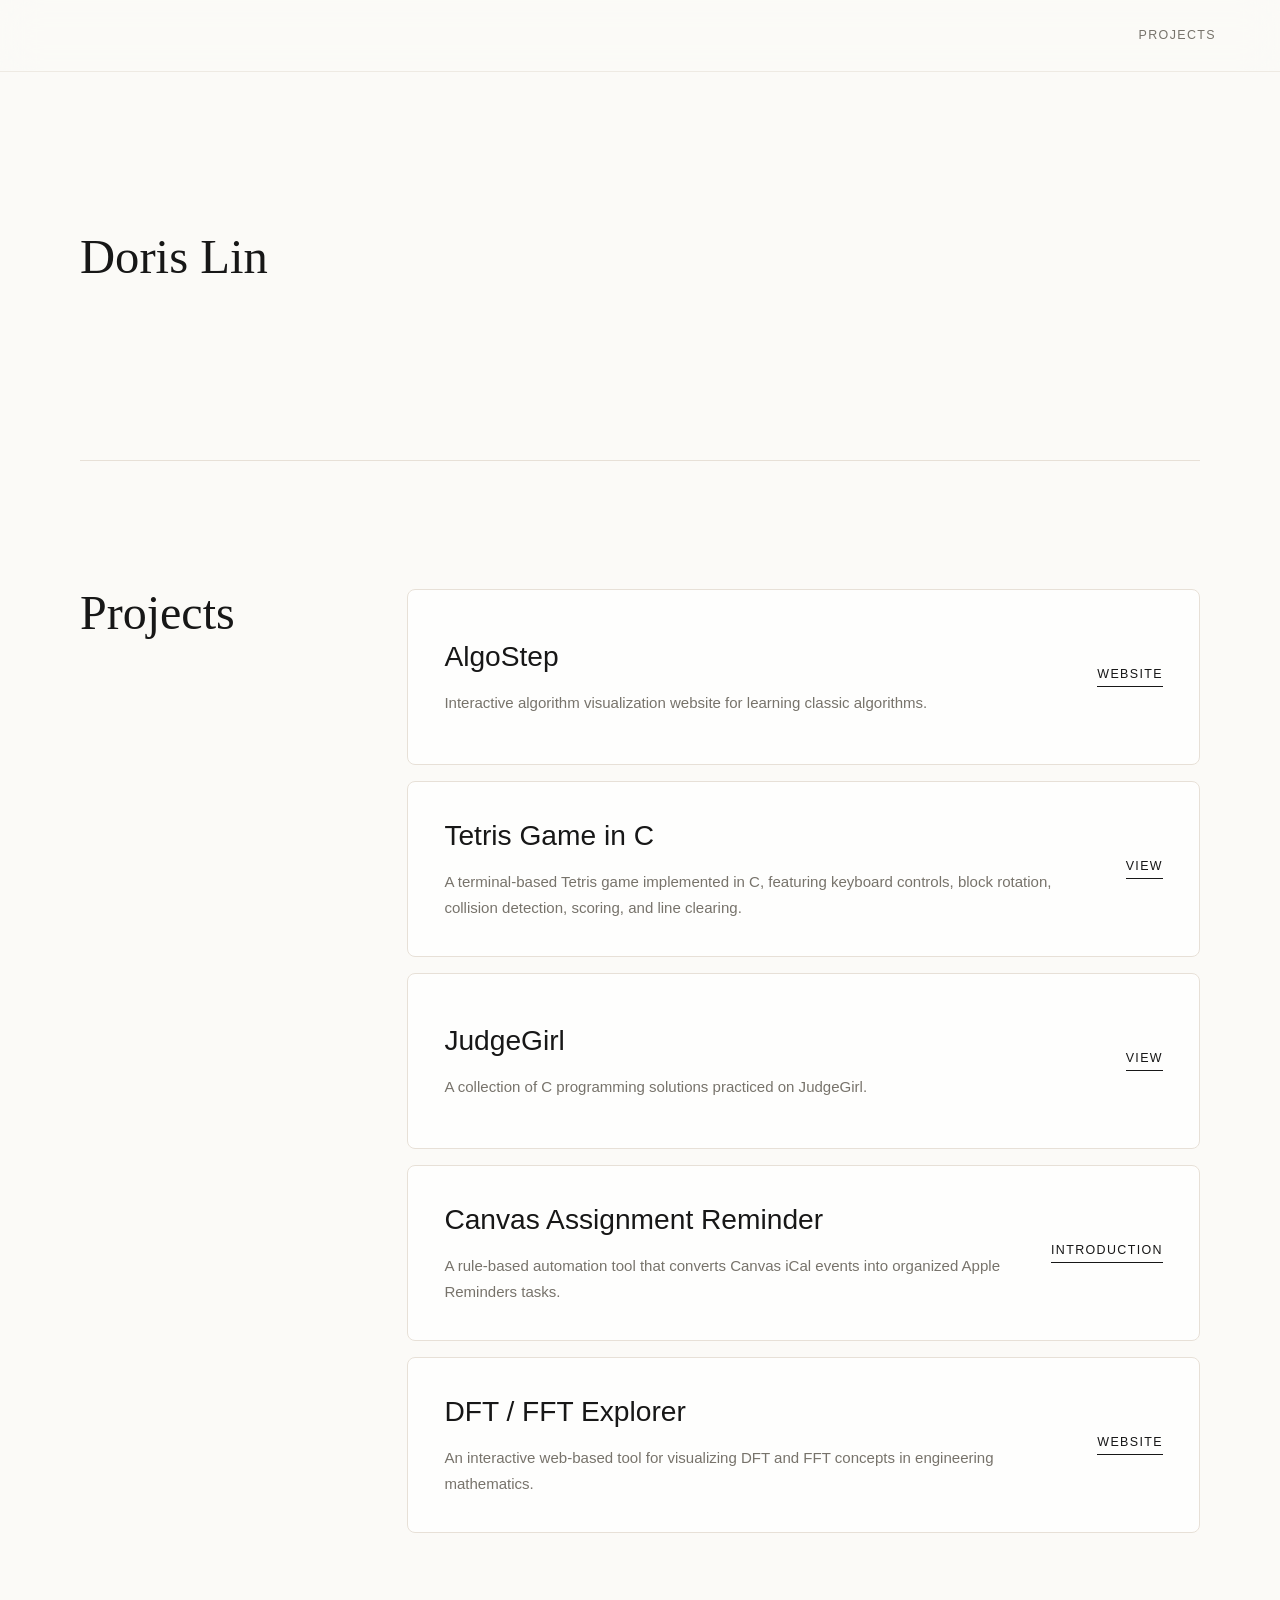
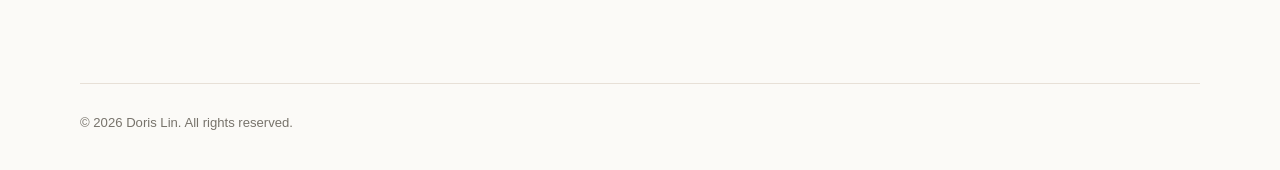
<file: index.html>
<!DOCTYPE html>
<html lang="en">
<head>
  <meta charset="UTF-8">
  <meta name="viewport" content="width=device-width, initial-scale=1.0">
  <meta name="description" content="Doris Lin - Personal portfolio and programming projects">
  <title>Doris Lin | Portfolio</title>
  <link rel="stylesheet" href="./style.css">
</head>
<body>
  <!-- Header / Navigation -->
  <header class="site-header" data-header>
    <nav class="site-nav" aria-label="Primary navigation">
      <a href="#projects">Projects</a>
    </nav>
  </header>

  <main id="top">
    <!-- Hero Section -->
    <section class="hero section" aria-label="Doris Lin">
      <h1 class="hero-title reveal-hero">Doris Lin</h1>
    </section>

    <!-- Projects Section -->
    <section id="projects" class="section projects-section reveal">
      <div class="section-heading">
        <h2>Projects</h2>
      </div>

      <div class="projects-grid">
        <article class="project-card reveal-card">
          <div class="project-content">
            <h3>AlgoStep</h3>
            <p class="project-description">Interactive algorithm visualization website for learning classic algorithms.</p>
          </div>
          <a class="project-link" href="https://algostep.vercel.app/" target="_blank" rel="noopener noreferrer" aria-label="View AlgoStep">Website</a>
        </article>
        
        <article class="project-card reveal-card">
          <div class="project-content">
            <h3>Tetris Game in C</h3>
            <p class="project-description">A terminal-based Tetris game implemented in C, featuring keyboard controls, block rotation, collision detection, scoring, and line clearing.</p>
          </div>
          <a class="project-link" href="/projects/tetris.html" aria-label="View Tetris Game in C">View</a>
        </article>

        <article class="project-card reveal-card">
          <div class="project-content">
            <h3>JudgeGirl</h3>
            <p class="project-description">A collection of C programming solutions practiced on JudgeGirl.</p>
          </div>
          <a class="project-link" href="projects/judgegirl.html" aria-label="View JudgeGirl">View</a>
        </article>

        <article class="project-card reveal-card">
          <div class="project-content">
            <h3>Canvas Assignment Reminder</h3>
            <p class="project-description">A rule-based automation tool that converts Canvas iCal events into organized Apple Reminders tasks.</p>
          </div>
          <a class="project-link" href="projects/canvas-reminder.html" aria-label="View Canvas Assignment Reminder introduction">Introduction</a>
        </article>

        <article class="project-card reveal-card">
          <div class="project-content">
            <h3>DFT / FFT Explorer</h3>
            <p class="project-description">An interactive web-based tool for visualizing DFT and FFT concepts in engineering mathematics.</p>
          </div>
          <a class="project-link" href="https://dft-fft-explorer.vercel.app/" target="_blank" rel="noopener noreferrer" aria-label="View DFT FFT Explorer">Website</a>
        </article>
      </div>
    </section>
  </main>

  <!-- Footer -->
  <footer class="site-footer">
    <p>&copy; <span data-year></span> Doris Lin. All rights reserved.</p>
  </footer>

  <script src="./script.js"></script>
</body>
</html>
</file>
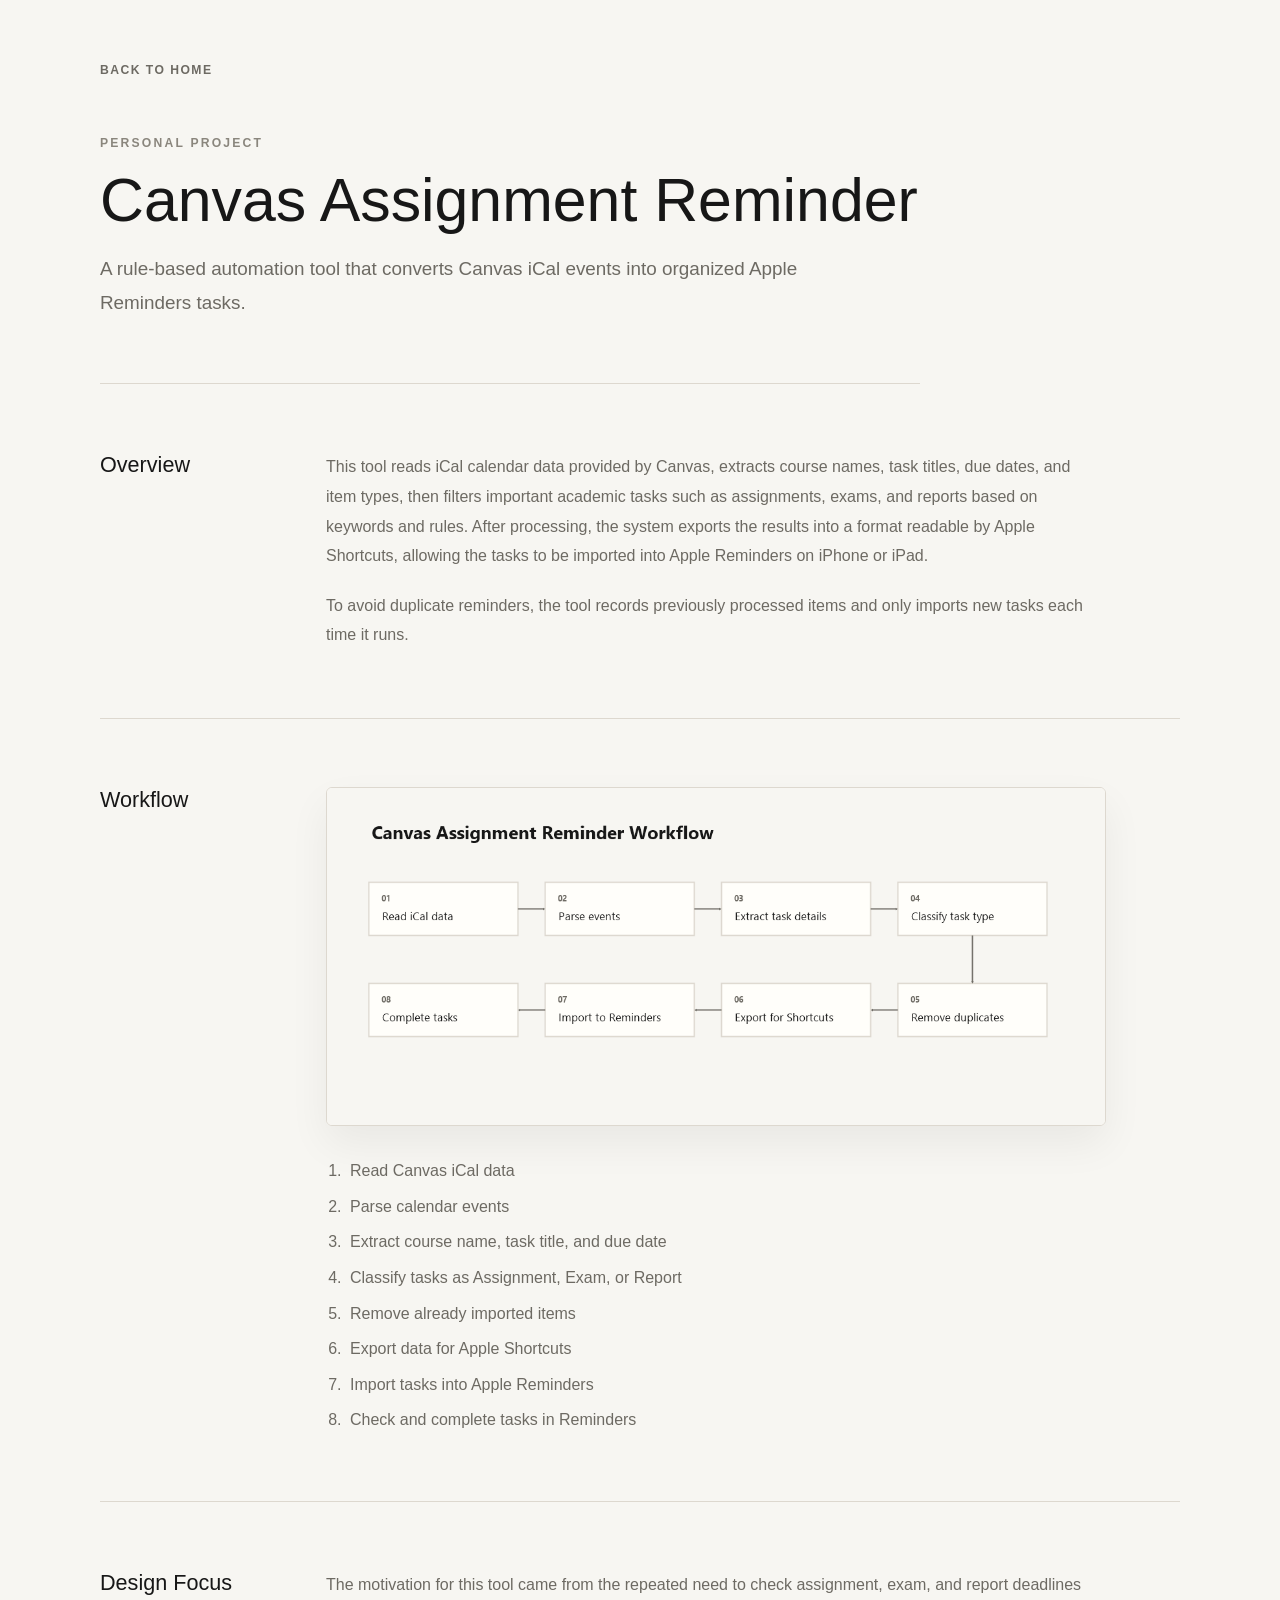
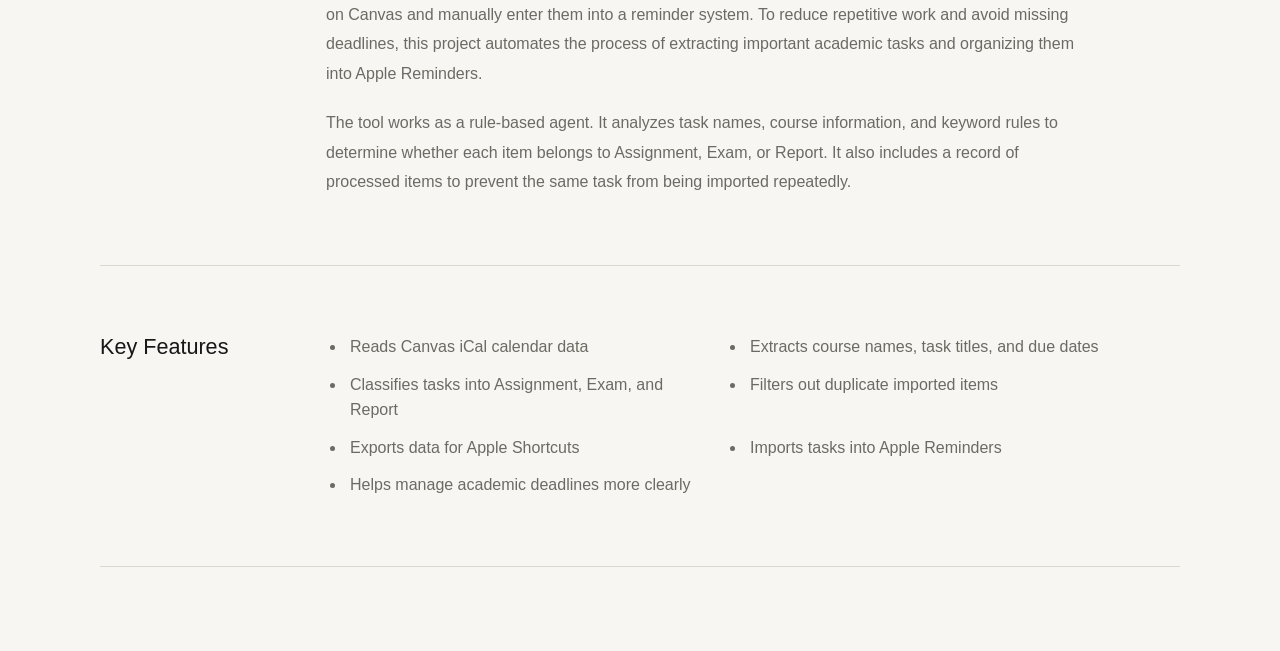
<file: projects/canvas-reminder.html>
<!DOCTYPE html>
<html lang="en">
<head>
  <meta charset="UTF-8">
  <meta name="viewport" content="width=device-width, initial-scale=1.0">
  <title>Canvas Assignment Reminder</title>
  <link rel="stylesheet" href="canvas-reminder.css">
</head>
<body>
  <main class="project-page">
    <!-- Top Navigation -->
    <a class="top-link" href="../index.html">Back to Home</a>

    <!-- Project Header -->
    <header class="project-hero">
      <p class="eyebrow">Personal Project</p>
      <h1>Canvas Assignment Reminder</h1>
      <p class="project-subtitle">A rule-based automation tool that converts Canvas iCal events into organized Apple Reminders tasks.</p>
    </header>

    <div class="content-stack">
      <!-- Overview Section -->
      <section class="section" aria-labelledby="overview">
        <h2 id="overview">Overview</h2>
        <div class="section-content">
          <p>This tool reads iCal calendar data provided by Canvas, extracts course names, task titles, due dates, and item types, then filters important academic tasks such as assignments, exams, and reports based on keywords and rules. After processing, the system exports the results into a format readable by Apple Shortcuts, allowing the tasks to be imported into Apple Reminders on iPhone or iPad.</p>
          <p>To avoid duplicate reminders, the tool records previously processed items and only imports new tasks each time it runs.</p>
        </div>
      </section>

      <!-- Workflow Section -->
      <section class="section" aria-labelledby="workflow">
        <h2 id="workflow">Workflow</h2>
        <div class="section-content">
          <figure class="image-frame">
            <img src="images/canvas-flow.png" alt="Canvas Assignment Reminder workflow" class="project-image">
          </figure>
          <ol class="workflow-list">
            <li>Read Canvas iCal data</li>
            <li>Parse calendar events</li>
            <li>Extract course name, task title, and due date</li>
            <li>Classify tasks as Assignment, Exam, or Report</li>
            <li>Remove already imported items</li>
            <li>Export data for Apple Shortcuts</li>
            <li>Import tasks into Apple Reminders</li>
            <li>Check and complete tasks in Reminders</li>
          </ol>
        </div>
      </section>

      <!-- Design Focus Section -->
      <section class="section" aria-labelledby="design-focus">
        <h2 id="design-focus">Design Focus</h2>
        <div class="section-content">
          <p>The motivation for this tool came from the repeated need to check assignment, exam, and report deadlines on Canvas and manually enter them into a reminder system. To reduce repetitive work and avoid missing deadlines, this project automates the process of extracting important academic tasks and organizing them into Apple Reminders.</p>
          <p>The tool works as a rule-based agent. It analyzes task names, course information, and keyword rules to determine whether each item belongs to Assignment, Exam, or Report. It also includes a record of processed items to prevent the same task from being imported repeatedly.</p>
        </div>
      </section>

      <!-- Key Features Section -->
      <section class="section" aria-labelledby="key-features">
        <h2 id="key-features">Key Features</h2>
        <ul class="feature-list">
          <li>Reads Canvas iCal calendar data</li>
          <li>Extracts course names, task titles, and due dates</li>
          <li>Classifies tasks into Assignment, Exam, and Report</li>
          <li>Filters out duplicate imported items</li>
          <li>Exports data for Apple Shortcuts</li>
          <li>Imports tasks into Apple Reminders</li>
          <li>Helps manage academic deadlines more clearly</li>
        </ul>
      </section>

    </div>
  </main>
</body>
</html>
</file>
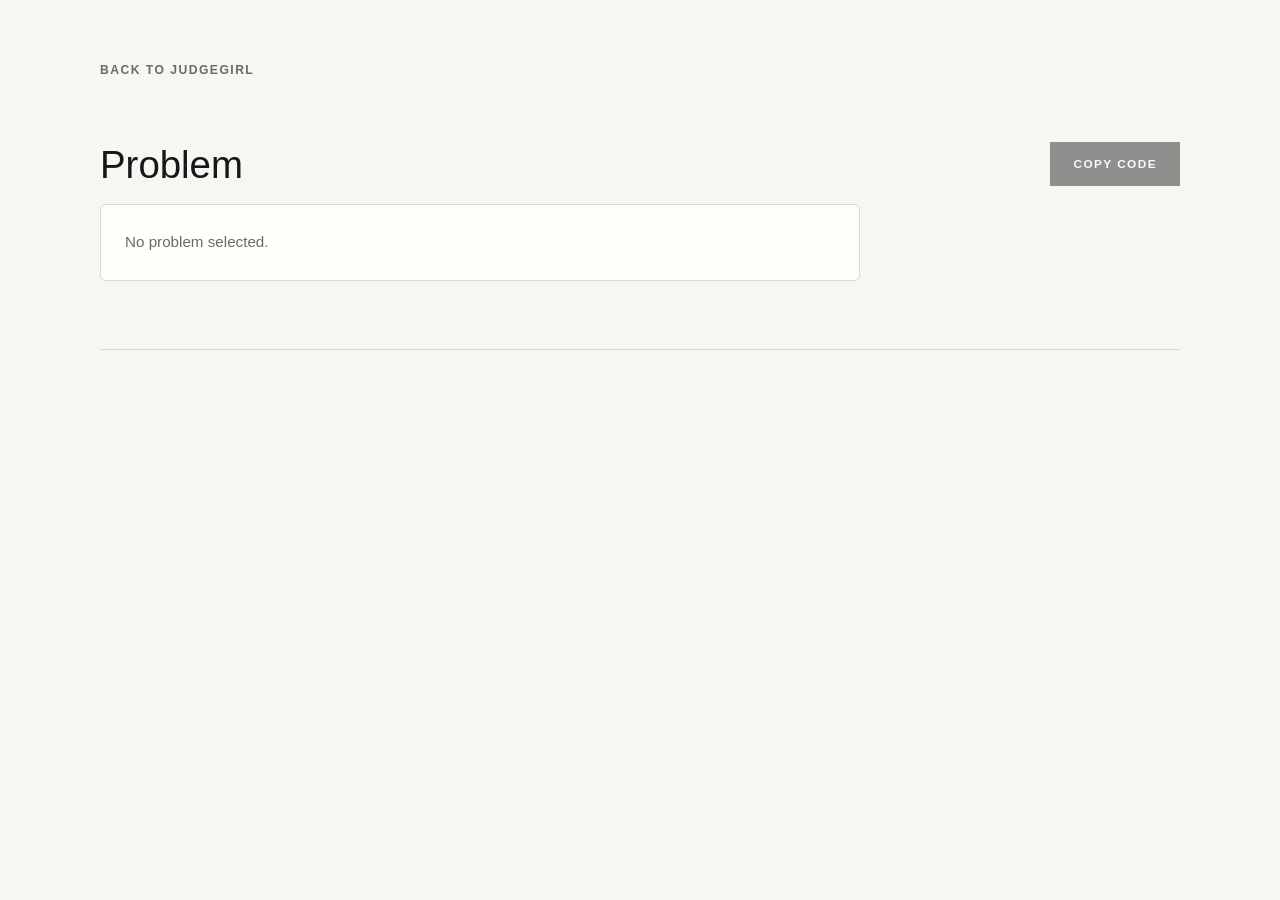
<file: projects/judgegirl-code.html>
<!DOCTYPE html>
<html lang="en">
<head>
  <meta charset="UTF-8">
  <meta name="viewport" content="width=device-width, initial-scale=1.0">
  <title>JudgeGirl Code Viewer</title>
  <link rel="stylesheet" href="judgegirl.css">
</head>
<body>
  <main class="project-page code-page">
    <!-- Top Navigation -->
    <a class="top-link" href="judgegirl.html">Back to JudgeGirl</a>

    <!-- Code Viewer -->
    <section class="code-viewer" aria-labelledby="source-code-title">
      <div class="code-toolbar">
        <h1 id="source-code-title">Problem</h1>
        <button class="button copy-button" type="button" id="copy-code">Copy Code</button>
      </div>
      <pre class="source-block" id="source-panel"><code id="source-code">Loading solution file...</code></pre>
    </section>
  </main>

  <script>
    const sourceTitle = document.getElementById("source-code-title");
    const sourceCode = document.getElementById("source-code");
    const sourcePanel = document.getElementById("source-panel");
    const copyButton = document.getElementById("copy-code");
    const params = new URLSearchParams(window.location.search);
    const problem = params.get("problem");
    let loadedCode = "";

    function showError(message) {
      loadedCode = "";
      sourcePanel.classList.add("is-error");
      sourceCode.textContent = message;
      copyButton.disabled = true;
    }

    async function loadSolutionCode() {
      if (!problem || !/^\d+$/.test(problem)) {
        sourceTitle.textContent = "Problem";
        showError("No problem selected.");
        return;
      }

      sourceTitle.textContent = `Problem ${problem}`;
      document.title = `Problem ${problem} | JudgeGirl`;

      try {
        const response = await fetch(`judgegirl/${problem}.c`);

        if (!response.ok) {
          throw new Error("Solution file not found.");
        }

        loadedCode = await response.text();
        sourcePanel.classList.remove("is-error");
        sourceCode.textContent = loadedCode;
      } catch (error) {
        if (window.location.protocol === "file:") {
          showError("Please view this page through GitHub Pages or a local server.");
          return;
        }

        showError("Unable to load this solution file.");
      }
    }

    async function copyCode() {
      if (!loadedCode) {
        return;
      }

      try {
        await navigator.clipboard.writeText(loadedCode);
        copyButton.textContent = "Copied";
        setTimeout(() => {
          copyButton.textContent = "Copy Code";
        }, 1500);
      } catch (error) {
        copyButton.textContent = "Copy Failed";
        setTimeout(() => {
          copyButton.textContent = "Copy Code";
        }, 1500);
      }
    }

    copyButton.addEventListener("click", copyCode);
    loadSolutionCode();
  </script>
</body>
</html>
</file>
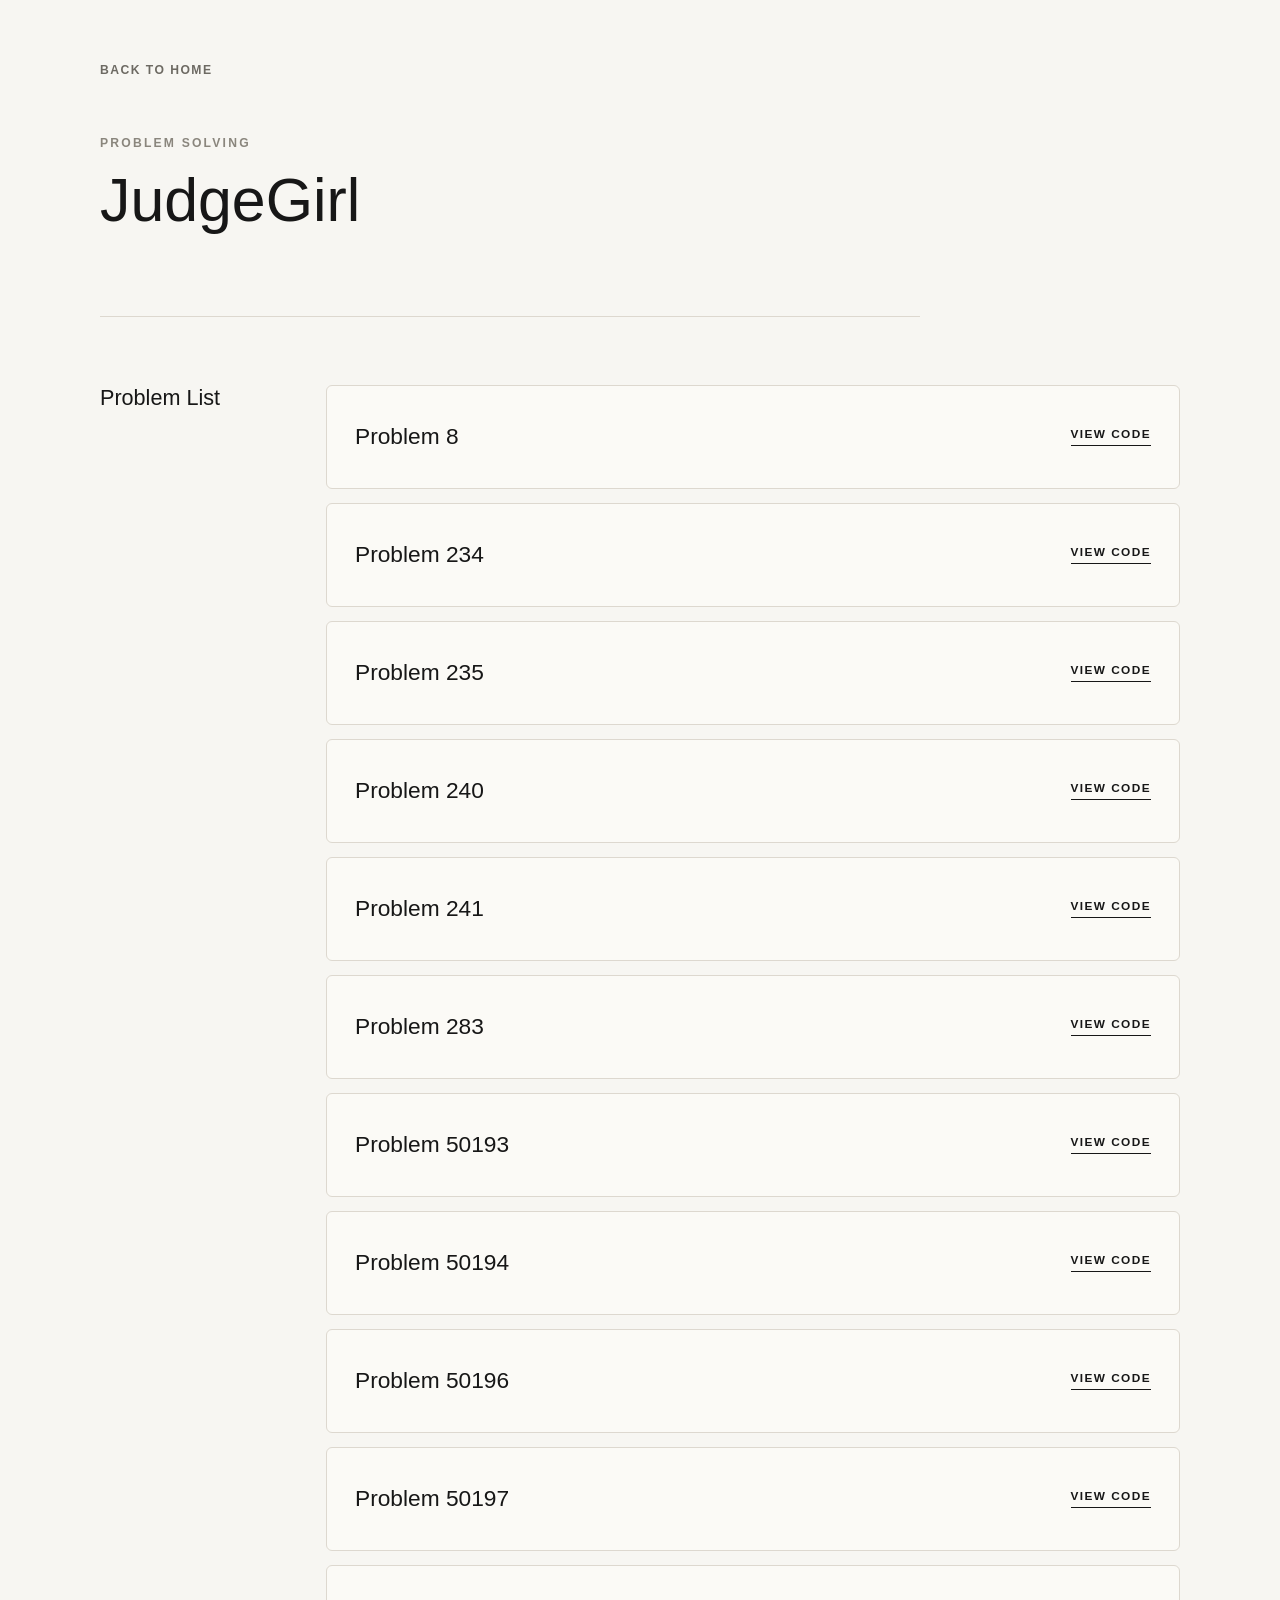
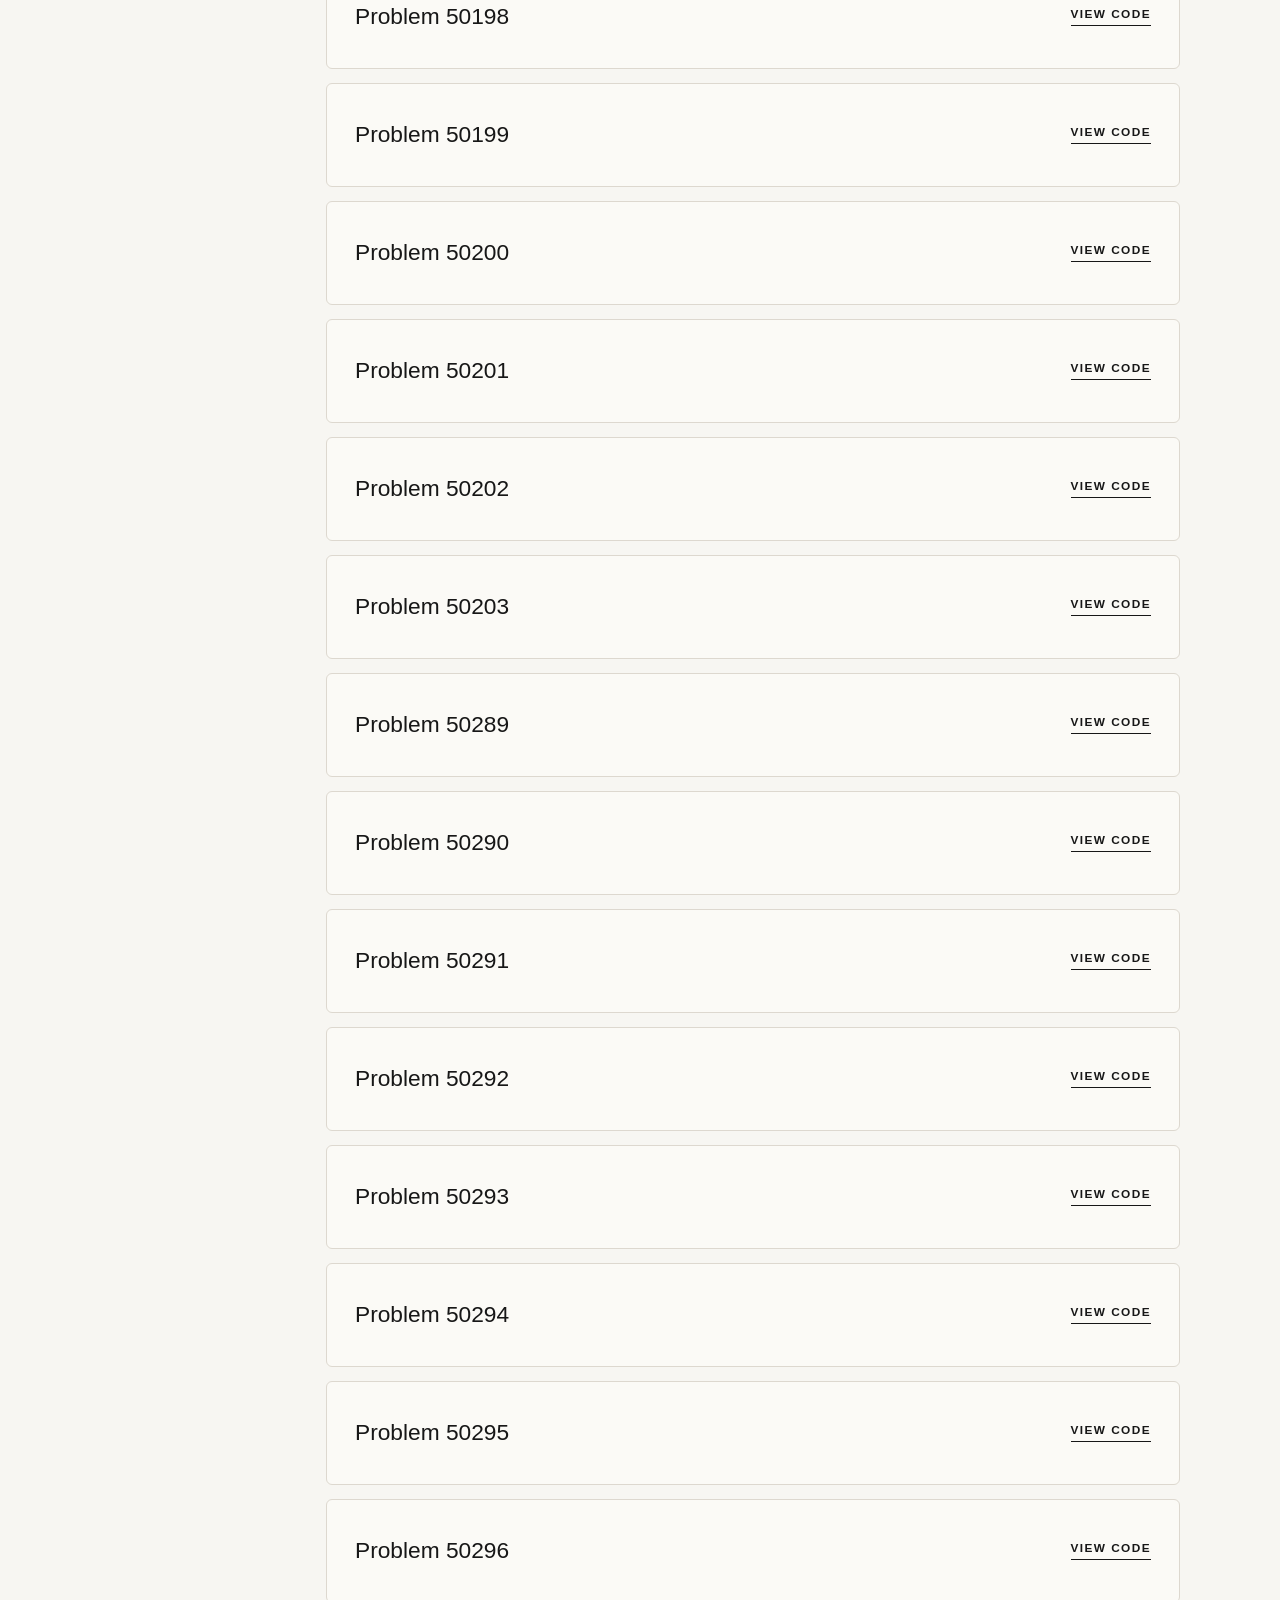
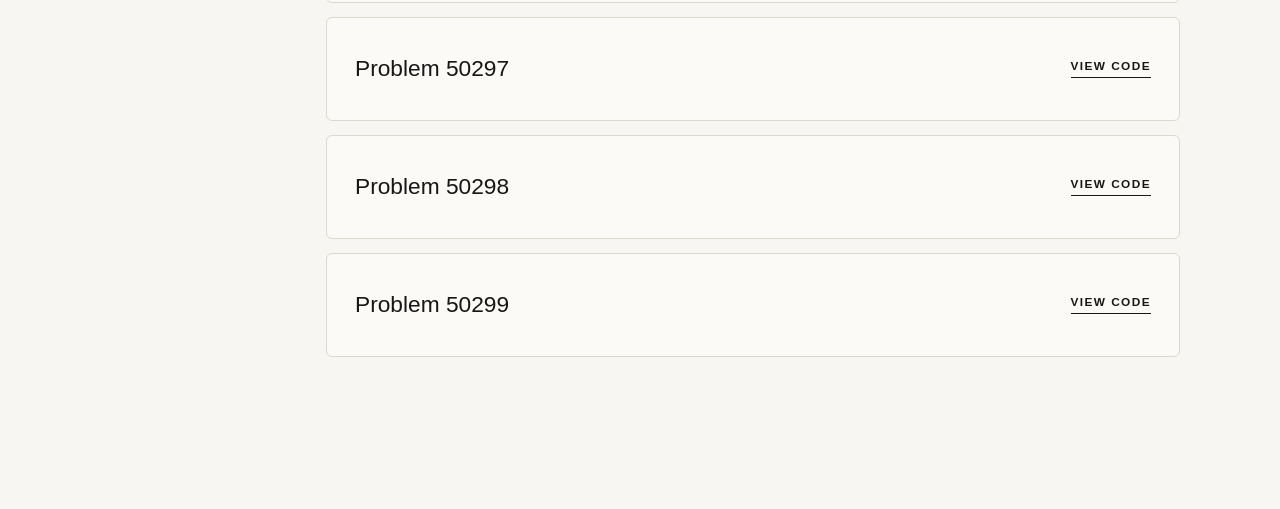
<file: projects/judgegirl.html>
<!DOCTYPE html>
<html lang="en">
<head>
  <meta charset="UTF-8">
  <meta name="viewport" content="width=device-width, initial-scale=1.0">
  <title>JudgeGirl</title>
  <link rel="stylesheet" href="judgegirl.css">
</head>
<body>
  <main class="project-page">
    <!-- Top Navigation -->
    <a class="top-link" href="../index.html">Back to Home</a>

    <!-- Project Header -->
    <header class="project-hero">
      <p class="eyebrow">Problem Solving</p>
      <h1>JudgeGirl</h1>
    </header>

    <!-- Problem List -->
    <section class="section" aria-labelledby="problem-list">
      <div class="section-heading">
        <h2 id="problem-list">Problem List</h2>
      </div>

      <div class="problem-grid">
        <a class="problem-card" href="judgegirl-code.html?problem=8">
          <span>Problem 8</span>
          <strong>View Code</strong>
        </a>
        <a class="problem-card" href="judgegirl-code.html?problem=234">
          <span>Problem 234</span>
          <strong>View Code</strong>
        </a>
        <a class="problem-card" href="judgegirl-code.html?problem=235">
          <span>Problem 235</span>
          <strong>View Code</strong>
        </a>
        <a class="problem-card" href="judgegirl-code.html?problem=240">
          <span>Problem 240</span>
          <strong>View Code</strong>
        </a>
        <a class="problem-card" href="judgegirl-code.html?problem=241">
          <span>Problem 241</span>
          <strong>View Code</strong>
        </a>
        <a class="problem-card" href="judgegirl-code.html?problem=283">
          <span>Problem 283</span>
          <strong>View Code</strong>
        </a>
        <a class="problem-card" href="judgegirl-code.html?problem=50193">
          <span>Problem 50193</span>
          <strong>View Code</strong>
        </a>
        <a class="problem-card" href="judgegirl-code.html?problem=50194">
          <span>Problem 50194</span>
          <strong>View Code</strong>
        </a>
        <a class="problem-card" href="judgegirl-code.html?problem=50196">
          <span>Problem 50196</span>
          <strong>View Code</strong>
        </a>
        <a class="problem-card" href="judgegirl-code.html?problem=50197">
          <span>Problem 50197</span>
          <strong>View Code</strong>
        </a>
        <a class="problem-card" href="judgegirl-code.html?problem=50198">
          <span>Problem 50198</span>
          <strong>View Code</strong>
        </a>
        <a class="problem-card" href="judgegirl-code.html?problem=50199">
          <span>Problem 50199</span>
          <strong>View Code</strong>
        </a>
        <a class="problem-card" href="judgegirl-code.html?problem=50200">
          <span>Problem 50200</span>
          <strong>View Code</strong>
        </a>
        <a class="problem-card" href="judgegirl-code.html?problem=50201">
          <span>Problem 50201</span>
          <strong>View Code</strong>
        </a>
        <a class="problem-card" href="judgegirl-code.html?problem=50202">
          <span>Problem 50202</span>
          <strong>View Code</strong>
        </a>
        <a class="problem-card" href="judgegirl-code.html?problem=50203">
          <span>Problem 50203</span>
          <strong>View Code</strong>
        </a>
        <a class="problem-card" href="judgegirl-code.html?problem=50289">
          <span>Problem 50289</span>
          <strong>View Code</strong>
        </a>
        <a class="problem-card" href="judgegirl-code.html?problem=50290">
          <span>Problem 50290</span>
          <strong>View Code</strong>
        </a>
        <a class="problem-card" href="judgegirl-code.html?problem=50291">
          <span>Problem 50291</span>
          <strong>View Code</strong>
        </a>
        <a class="problem-card" href="judgegirl-code.html?problem=50292">
          <span>Problem 50292</span>
          <strong>View Code</strong>
        </a>
        <a class="problem-card" href="judgegirl-code.html?problem=50293">
          <span>Problem 50293</span>
          <strong>View Code</strong>
        </a>
        <a class="problem-card" href="judgegirl-code.html?problem=50294">
          <span>Problem 50294</span>
          <strong>View Code</strong>
        </a>
        <a class="problem-card" href="judgegirl-code.html?problem=50295">
          <span>Problem 50295</span>
          <strong>View Code</strong>
        </a>
        <a class="problem-card" href="judgegirl-code.html?problem=50296">
          <span>Problem 50296</span>
          <strong>View Code</strong>
        </a>
        <a class="problem-card" href="judgegirl-code.html?problem=50297">
          <span>Problem 50297</span>
          <strong>View Code</strong>
        </a>
        <a class="problem-card" href="judgegirl-code.html?problem=50298">
          <span>Problem 50298</span>
          <strong>View Code</strong>
        </a>
        <a class="problem-card" href="judgegirl-code.html?problem=50299">
          <span>Problem 50299</span>
          <strong>View Code</strong>
        </a>
      </div>
    </section>
  </main>
</body>
</html>
</file>
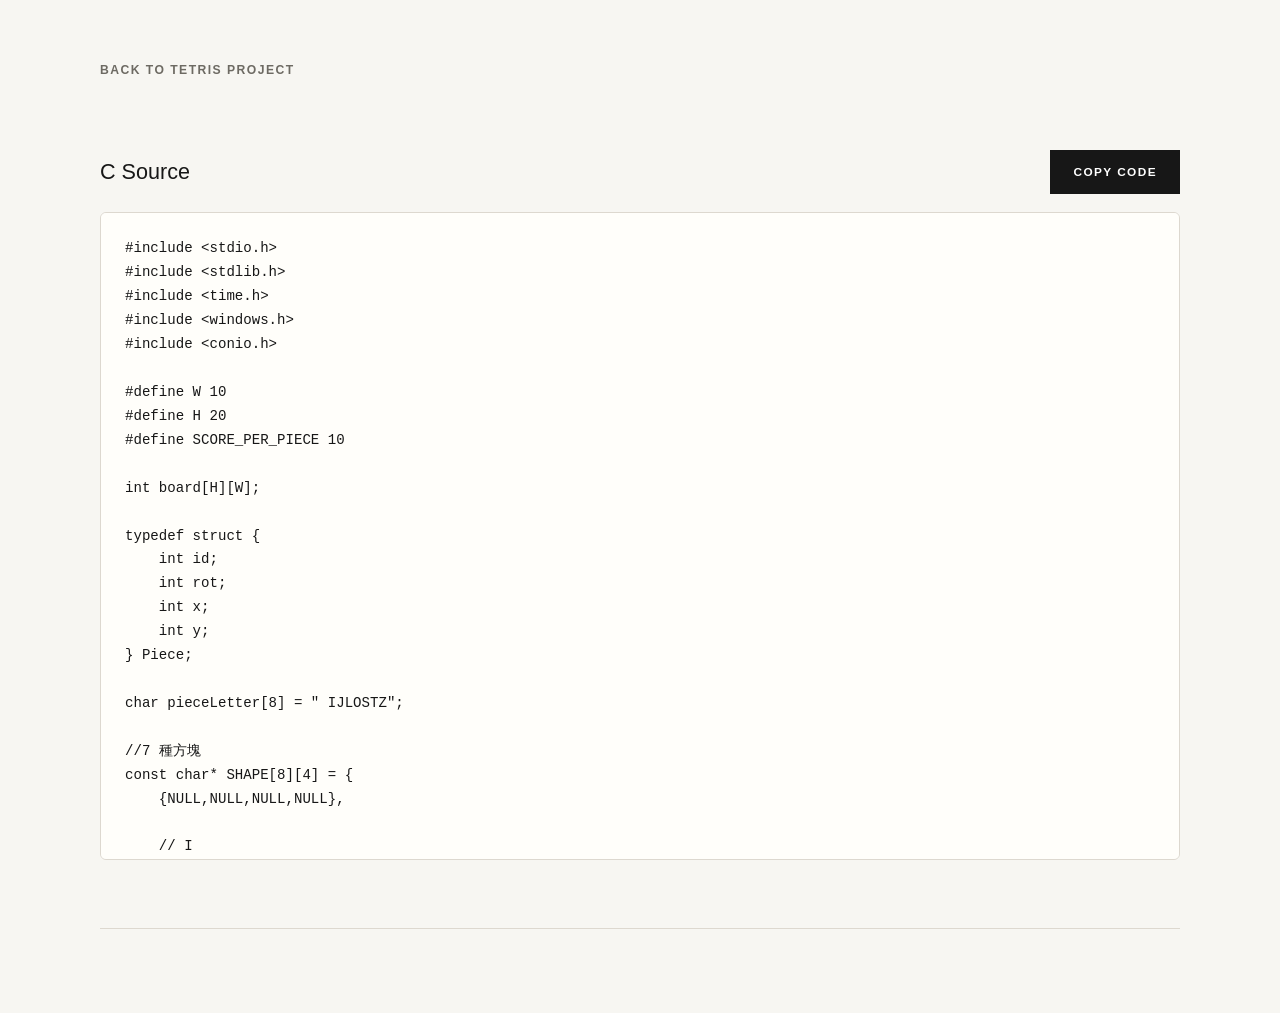
<file: projects/tetris-code.html>
<!DOCTYPE html>
<html lang="en">
<head>
  <meta charset="UTF-8">
  <meta name="viewport" content="width=device-width, initial-scale=1.0">
  <title>finalproject.c</title>
  <link rel="stylesheet" href="tetris.css">
</head>
<body>
  <main class="project-page code-page">
    <a class="top-link" href="tetris.html">Back to Tetris Project</a>

    <section class="code-viewer" aria-labelledby="source-code-title">
      <div class="code-toolbar">
        <h2 id="source-code-title">C Source</h2>
        <button class="button copy-button" type="button" id="copy-code">Copy Code</button>
      </div>
      <pre class="source-block" id="source-panel"><code id="source-code">Loading source code...</code></pre>
    </section>
  </main>

  <script>
    const sourceCode = document.getElementById("source-code");
    const sourcePanel = document.getElementById("source-panel");
    const copyButton = document.getElementById("copy-code");
    let loadedCode = "";

    async function loadSourceCode() {
      try {
        const response = await fetch("../downloads/finalproject.c");

        if (!response.ok) {
          throw new Error("Source file not found.");
        }

        loadedCode = await response.text();
        sourceCode.textContent = loadedCode;
      } catch (error) {
        loadedCode = "";
        sourcePanel.classList.add("is-error");
        sourceCode.textContent = "Unable to load source code. Please view this page through GitHub Pages or a local server.";
        copyButton.disabled = true;
      }
    }

    async function copyCode() {
      if (!loadedCode) {
        return;
      }

      try {
        await navigator.clipboard.writeText(loadedCode);
        copyButton.textContent = "Copied";
        setTimeout(() => {
          copyButton.textContent = "Copy Code";
        }, 1500);
      } catch (error) {
        copyButton.textContent = "Copy Failed";
        setTimeout(() => {
          copyButton.textContent = "Copy Code";
        }, 1500);
      }
    }

    copyButton.addEventListener("click", copyCode);
    loadSourceCode();
  </script>
</body>
</html>
</file>
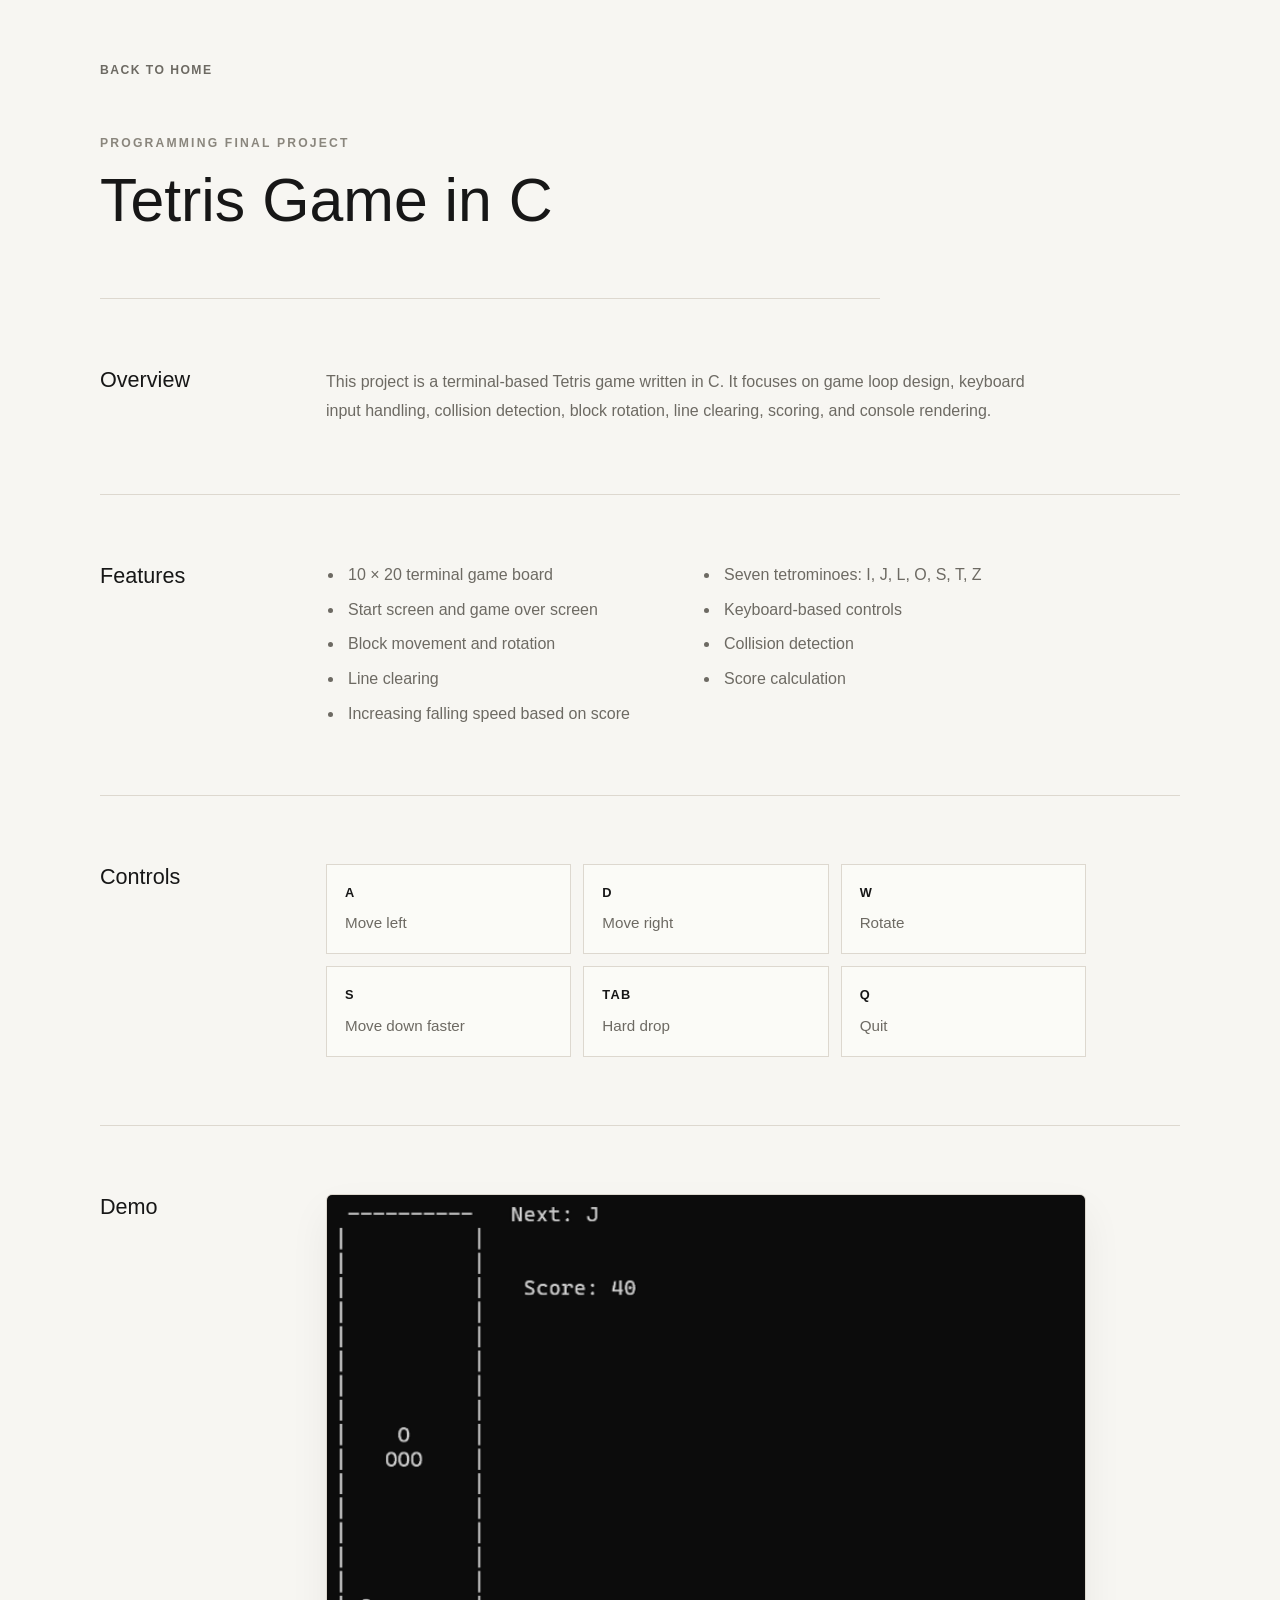
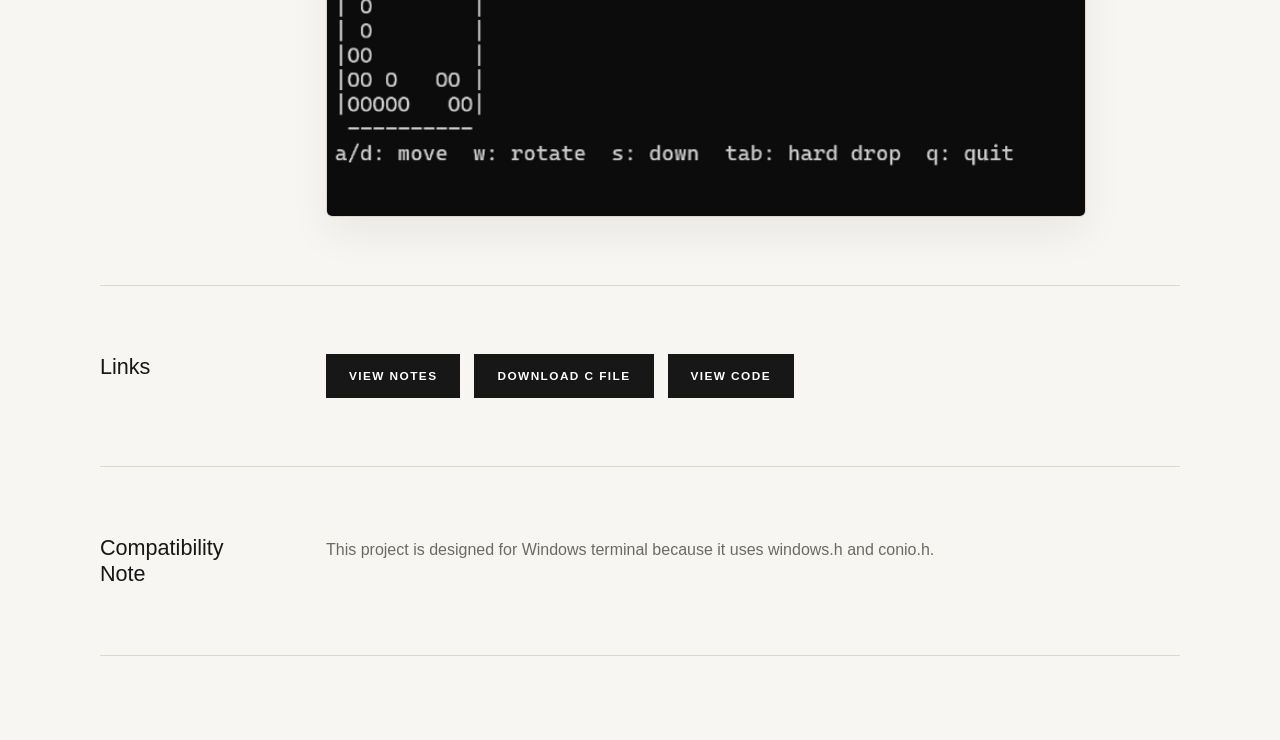
<file: projects/tetris.html>
<!DOCTYPE html>
<html lang="en">
<head>
  <meta charset="UTF-8">
  <meta name="viewport" content="width=device-width, initial-scale=1.0">
  <title>Tetris Game in C</title>
  <link rel="stylesheet" href="tetris.css">
</head>
<body>
  <main class="project-page">
    <a class="top-link" href="../index.html">Back to Home</a>

    <header class="project-hero">
      <div>
        <p class="eyebrow">Programming Final Project</p>
        <h1>Tetris Game in C</h1>
      </div>
    </header>

    <div class="content-stack">
      <section class="section" aria-labelledby="overview">
        <h2 id="overview">Overview</h2>
        <p>This project is a terminal-based Tetris game written in C. It focuses on game loop design, keyboard input handling, collision detection, block rotation, line clearing, scoring, and console rendering.</p>
      </section>

      <section class="section" aria-labelledby="features">
        <h2 id="features">Features</h2>
        <ul class="feature-list">
          <li>10 &times; 20 terminal game board</li>
          <li>Seven tetrominoes: I, J, L, O, S, T, Z</li>
          <li>Start screen and game over screen</li>
          <li>Keyboard-based controls</li>
          <li>Block movement and rotation</li>
          <li>Collision detection</li>
          <li>Line clearing</li>
          <li>Score calculation</li>
          <li>Increasing falling speed based on score</li>
        </ul>
      </section>

      <section class="section" aria-labelledby="controls">
        <h2 id="controls">Controls</h2>
        <dl class="control-list">
          <div>
            <dt>A</dt>
            <dd>Move left</dd>
          </div>
          <div>
            <dt>D</dt>
            <dd>Move right</dd>
          </div>
          <div>
            <dt>W</dt>
            <dd>Rotate</dd>
          </div>
          <div>
            <dt>S</dt>
            <dd>Move down faster</dd>
          </div>
          <div>
            <dt>Tab</dt>
            <dd>Hard drop</dd>
          </div>
          <div>
            <dt>Q</dt>
            <dd>Quit</dd>
          </div>
        </dl>
      </section>

      <section class="section" aria-labelledby="demo">
        <h2 id="demo">Demo</h2>
        <div class="demo-frame">
          <img src="images/tetris-demo.png" alt="Tetris gameplay screenshot" class="demo-image">
        </div>
      </section>

      <section class="section" aria-labelledby="links">
        <h2 id="links">Links</h2>
        <div class="button-row">
          <a class="button" href="https://hackmd.io/@D0ris/finalproject">View Notes</a>
          <a class="button" href="../downloads/finalproject.c" download>Download C File</a>
          <a class="button secondary" href="tetris-code.html">View Code</a>
        </div>
      </section>

      <section class="section" aria-labelledby="compatibility">
        <h2 id="compatibility">Compatibility Note</h2>
        <p>This project is designed for Windows terminal because it uses windows.h and conio.h.</p>
      </section>
    </div>
  </main>
</body>
</html>
</file>
<file: style.css>
/* Base Styles */
:root {
  --bg: #fbfaf7;
  --surface: #ffffff;
  --text: #171717;
  --muted: #77736b;
  --line: #e7e0d7;
  --line-strong: #cac1b5;
  --shadow: 0 20px 54px rgba(44, 39, 31, 0.075);
  --max-width: 1120px;
  --header-height: 72px;
}

* {
  box-sizing: border-box;
}

html {
  scroll-behavior: smooth;
  scroll-padding-top: calc(var(--header-height) + 32px);
}

body {
  margin: 0;
  background: var(--bg);
  color: var(--text);
  font-family: "Avenir Next", "Helvetica Neue", "Noto Sans TC", "PingFang TC", "Microsoft JhengHei", sans-serif;
  font-size: 16px;
  font-weight: 300;
  line-height: 1.7;
  text-rendering: optimizeLegibility;
}

a {
  color: inherit;
  text-decoration: none;
}

/* Header / Navigation */
.site-header {
  position: fixed;
  inset: 0 0 auto 0;
  z-index: 20;
  height: var(--header-height);
  display: flex;
  align-items: center;
  justify-content: flex-end;
  padding: 0 clamp(22px, 5vw, 64px);
  background: rgba(251, 250, 247, 0.82);
  border-bottom: 1px solid rgba(231, 224, 215, 0.64);
  backdrop-filter: blur(18px);
  transition: background 220ms ease, box-shadow 220ms ease;
}

.site-header.is-scrolled {
  background: rgba(251, 250, 247, 0.95);
  box-shadow: 0 8px 30px rgba(44, 39, 31, 0.05);
}

.site-nav {
  display: flex;
  align-items: center;
  color: var(--muted);
  font-size: 0.78rem;
  font-weight: 400;
  letter-spacing: 0.11em;
  line-height: 1;
  text-transform: uppercase;
}

.site-nav a {
  position: relative;
  padding: 8px 0;
}

.site-nav a::after {
  position: absolute;
  right: 0;
  bottom: 0;
  left: 0;
  height: 1px;
  content: "";
  background: var(--text);
  transform: scaleX(0);
  transform-origin: right;
  transition: transform 240ms ease;
}

.site-nav a:hover::after,
.site-nav a:focus-visible::after {
  transform: scaleX(1);
  transform-origin: left;
}

/* Shared Layout */
.section,
.site-footer {
  width: min(var(--max-width), calc(100% - 44px));
  margin: 0 auto;
}

h1,
h2,
h3,
p {
  margin-top: 0;
}

h2 {
  margin-bottom: 0;
  font-family: Georgia, "Times New Roman", "Noto Serif TC", serif;
  font-size: clamp(1.8rem, 3.8vw, 3rem);
  font-weight: 400;
  line-height: 1;
}

h3 {
  margin-bottom: 0;
  color: var(--text);
  font-size: clamp(1.28rem, 2.2vw, 1.92rem);
  font-weight: 400;
  line-height: 1.28;
}

/* Hero Section */
.hero {
  min-height: min(460px, 58svh);
  display: flex;
  align-items: center;
  padding: calc(var(--header-height) + 52px) 0 70px;
}

.hero-title {
  margin-bottom: 0;
  font-family: Georgia, "Times New Roman", "Noto Serif TC", serif;
  font-size: clamp(2.2rem, 3.8vw, 3.4rem);
  font-weight: 400;
  line-height: 1;
}

/* Projects Section */
.projects-section {
  display: grid;
  grid-template-columns: minmax(150px, 0.3fr) minmax(0, 1fr);
  gap: clamp(34px, 7vw, 90px);
  padding: clamp(76px, 10vw, 130px) 0 clamp(92px, 12vw, 150px);
  border-top: 1px solid var(--line);
}

.section-heading {
  position: sticky;
  top: calc(var(--header-height) + 36px);
  align-self: start;
}

.projects-grid {
  display: grid;
  gap: 16px;
}

.project-card {
  display: flex;
  min-height: 176px;
  align-items: center;
  justify-content: space-between;
  gap: 28px;
  padding: clamp(24px, 3.4vw, 34px) clamp(24px, 3.6vw, 36px);
  background: rgba(255, 255, 255, 0.7);
  border: 1px solid var(--line);
  border-radius: 8px;
  transition: transform 240ms ease, border-color 240ms ease, box-shadow 240ms ease, background 240ms ease;
}

.project-card:hover {
  transform: translateY(-4px);
  background: var(--surface);
  border-color: var(--line-strong);
  box-shadow: var(--shadow);
}

.project-content {
  max-width: 620px;
}

.project-description {
  max-width: 620px;
  margin: 0.95rem 0 0;
  color: var(--muted);
  font-size: 0.94rem;
  line-height: 1.68;
}

.project-link {
  flex: 0 0 auto;
  padding-bottom: 4px;
  border-bottom: 1px solid currentColor;
  color: var(--text);
  font-size: 0.78rem;
  font-weight: 500;
  letter-spacing: 0.11em;
  line-height: 1.2;
  text-transform: uppercase;
  transition: color 220ms ease, transform 220ms ease;
}

.project-link:hover,
.project-link:focus-visible {
  color: #756a5f;
  transform: translateX(3px);
}

/* Footer */
.site-footer {
  padding: 28px 0 36px;
  border-top: 1px solid var(--line);
  color: var(--muted);
  font-size: 0.82rem;
}

.site-footer p {
  margin-bottom: 0;
}

/* Animation */
.reveal,
.reveal-card,
.reveal-hero {
  opacity: 0;
  transform: translateY(22px);
}

.reveal-hero.is-visible {
  animation: fadeUp 820ms cubic-bezier(0.2, 0.8, 0.2, 1) forwards;
}

.reveal.is-visible,
.reveal-card.is-visible {
  animation: fadeUp 720ms cubic-bezier(0.2, 0.8, 0.2, 1) forwards;
}

@keyframes fadeUp {
  to {
    opacity: 1;
    transform: translateY(0);
  }
}

@media (prefers-reduced-motion: reduce) {
  html {
    scroll-behavior: auto;
  }

  *,
  *::before,
  *::after {
    animation-duration: 1ms !important;
    animation-iteration-count: 1 !important;
    scroll-behavior: auto !important;
    transition-duration: 1ms !important;
  }
}

/* Responsive */
@media (max-width: 820px) {
  :root {
    --header-height: 66px;
  }

  .site-header {
    justify-content: center;
    padding-inline: 20px;
  }

  .hero {
    min-height: 48svh;
    padding-top: calc(var(--header-height) + 62px);
  }

  .hero-title {
    font-size: clamp(2.35rem, 8.6vw, 3.45rem);
  }

  .projects-section {
    grid-template-columns: 1fr;
    gap: 30px;
    padding-block: 76px 104px;
  }

  .section-heading {
    position: static;
  }

  .project-card {
    min-height: 164px;
  }
}

@media (max-width: 560px) {
  .section,
  .site-footer {
    width: min(100% - 32px, var(--max-width));
  }

  .site-nav {
    font-size: 0.72rem;
  }

  .hero {
    min-height: 42svh;
    padding-bottom: 58px;
  }

  .hero-title {
    font-size: clamp(2.05rem, 8.8vw, 2.85rem);
  }

  .project-card {
    min-height: 154px;
    align-items: flex-start;
    flex-direction: column;
    justify-content: center;
    gap: 24px;
    padding: 24px;
  }

  .project-description {
    font-size: 0.92rem;
  }
}
</file>
<file: projects/canvas-reminder.css>
:root {
  --bg: #f7f6f2;
  --text: #171717;
  --muted: #6d6a63;
  --soft-muted: #8a867d;
  --line: #ddd8cf;
  --panel: #fffefa;
  --accent: #171717;
}

* {
  box-sizing: border-box;
}

body {
  margin: 0;
  min-height: 100vh;
  background: var(--bg);
  color: var(--text);
  font-family: "Inter", "Segoe UI", Arial, sans-serif;
  line-height: 1.6;
}

a {
  color: inherit;
}

h1,
h2,
p {
  margin-top: 0;
}

.project-page {
  width: min(1080px, calc(100% - 64px));
  margin: 0 auto;
  padding: 56px 0 84px;
}

.top-link {
  display: inline-flex;
  margin-bottom: 54px;
  color: var(--muted);
  font-size: 0.76rem;
  font-weight: 700;
  letter-spacing: 0.12em;
  text-decoration: none;
  text-transform: uppercase;
}

.top-link:hover {
  color: var(--text);
}

.project-hero {
  max-width: 820px;
  padding-bottom: 64px;
  border-bottom: 1px solid var(--line);
}

.eyebrow {
  margin: 0 0 14px;
  color: var(--soft-muted);
  font-size: 0.76rem;
  font-weight: 700;
  letter-spacing: 0.18em;
  text-transform: uppercase;
}

h1 {
  max-width: 820px;
  margin-bottom: 18px;
  font-size: clamp(2.25rem, 5vw, 3.8rem);
  line-height: 1.08;
  font-weight: 500;
  letter-spacing: 0;
}

.project-subtitle {
  max-width: 720px;
  margin-bottom: 0;
  color: var(--muted);
  font-size: clamp(1rem, 1.8vw, 1.18rem);
  line-height: 1.8;
}

.content-stack {
  display: grid;
}

.section {
  display: grid;
  grid-template-columns: 170px minmax(0, 1fr);
  gap: 56px;
  padding: 68px 0;
  border-bottom: 1px solid var(--line);
}

.section h2 {
  margin-bottom: 0;
  font-size: clamp(1.08rem, 2vw, 1.35rem);
  line-height: 1.2;
  font-weight: 500;
}

.section-content {
  display: grid;
  gap: 20px;
  max-width: 780px;
}

.section p,
.section li {
  color: var(--muted);
}

.section p {
  max-width: 760px;
  margin-bottom: 0;
  line-height: 1.85;
}

.image-frame {
  display: grid;
  place-items: center;
  width: 100%;
  max-width: 780px;
  margin: 0 0 12px;
}

.project-image {
  display: block;
  width: min(100%, 780px);
  height: auto;
  min-height: 160px;
  border: 1px solid var(--line);
  border-radius: 6px;
  background: var(--panel);
  box-shadow: 0 18px 42px rgba(23, 23, 23, 0.06);
  object-fit: contain;
}

.workflow-list,
.feature-list {
  display: grid;
  gap: 10px;
  margin: 0;
  padding-left: 20px;
}

.workflow-list li,
.feature-list li {
  padding-left: 4px;
  line-height: 1.6;
}

.feature-list {
  grid-template-columns: repeat(2, minmax(0, 1fr));
  column-gap: 40px;
  row-gap: 12px;
  max-width: 780px;
}

.button-row {
  display: flex;
  flex-wrap: wrap;
  gap: 14px;
}

.button {
  display: inline-flex;
  min-height: 44px;
  align-items: center;
  justify-content: center;
  padding: 0 22px;
  border: 1px solid var(--accent);
  background: var(--accent);
  color: #fff;
  font-size: 0.74rem;
  font-weight: 700;
  letter-spacing: 0.12em;
  text-decoration: none;
  text-transform: uppercase;
  transition: background 160ms ease, color 160ms ease, transform 160ms ease;
  white-space: nowrap;
}

.button:hover {
  background: transparent;
  color: var(--accent);
  transform: translateY(-1px);
}

.button.secondary {
  background: var(--accent);
  color: #fff;
}

.button.secondary:hover {
  background: transparent;
  color: var(--accent);
}

@media (max-width: 760px) {
  .project-page {
    width: min(100% - 32px, 1080px);
    padding-top: 34px;
    padding-bottom: 56px;
  }

  .top-link {
    margin-bottom: 42px;
  }

  .project-hero {
    padding-bottom: 42px;
  }

  h1 {
    font-size: clamp(2rem, 11vw, 3rem);
  }

  .section {
    grid-template-columns: 1fr;
    gap: 18px;
    padding: 46px 0;
  }

  .section h2 {
    font-size: 1.08rem;
  }

  .feature-list {
    grid-template-columns: 1fr;
  }

  .project-image {
    min-height: 180px;
  }

  .button-row .button {
    width: 100%;
  }
}
</file>
<file: projects/judgegirl.css>
:root {
  --bg: #f7f6f2;
  --text: #171717;
  --muted: #6d6a63;
  --soft-muted: #8a867d;
  --line: #ddd8cf;
  --line-strong: #c9c0b4;
  --panel: #fffefa;
  --accent: #171717;
  --shadow: 0 18px 42px rgba(23, 23, 23, 0.06);
}

* {
  box-sizing: border-box;
}

body {
  margin: 0;
  min-height: 100vh;
  background: var(--bg);
  color: var(--text);
  font-family: "Inter", "Segoe UI", Arial, sans-serif;
  line-height: 1.6;
}

a {
  color: inherit;
}

h1,
h2,
p {
  margin-top: 0;
}

.project-page {
  width: min(1080px, calc(100% - 64px));
  margin: 0 auto;
  padding: 56px 0 84px;
}

.top-link {
  display: inline-flex;
  margin-bottom: 54px;
  color: var(--muted);
  font-size: 0.76rem;
  font-weight: 700;
  letter-spacing: 0.12em;
  text-decoration: none;
  text-transform: uppercase;
}

.top-link:hover {
  color: var(--text);
}

.project-hero {
  max-width: 820px;
  padding-bottom: 64px;
  border-bottom: 1px solid var(--line);
}

.eyebrow {
  margin: 0 0 14px;
  color: var(--soft-muted);
  font-size: 0.76rem;
  font-weight: 700;
  letter-spacing: 0.18em;
  text-transform: uppercase;
}

h1 {
  max-width: 820px;
  margin-bottom: 18px;
  font-size: clamp(2.25rem, 5vw, 3.8rem);
  line-height: 1.08;
  font-weight: 500;
  letter-spacing: 0;
}

.project-subtitle {
  max-width: 720px;
  margin-bottom: 0;
  color: var(--muted);
  font-size: clamp(1rem, 1.8vw, 1.18rem);
  line-height: 1.8;
}

.section {
  display: grid;
  grid-template-columns: 170px minmax(0, 1fr);
  gap: 56px;
  padding: 68px 0;
}

.section-heading h2 {
  margin-bottom: 0;
  font-size: clamp(1.08rem, 2vw, 1.35rem);
  line-height: 1.2;
  font-weight: 500;
}

.problem-grid {
  display: grid;
  gap: 14px;
}

.problem-card {
  display: flex;
  min-height: 104px;
  align-items: center;
  justify-content: space-between;
  gap: 24px;
  padding: 24px 28px;
  border: 1px solid var(--line);
  border-radius: 6px;
  background: rgba(255, 254, 250, 0.58);
  text-decoration: none;
  transition: transform 180ms ease, border-color 180ms ease, box-shadow 180ms ease, background 180ms ease;
}

.problem-card:hover {
  transform: translateY(-3px);
  border-color: var(--line-strong);
  background: var(--panel);
  box-shadow: var(--shadow);
}

.problem-card span {
  color: var(--text);
  font-size: clamp(1.12rem, 2vw, 1.42rem);
  font-weight: 500;
}

.problem-card strong {
  flex: 0 0 auto;
  padding-bottom: 4px;
  border-bottom: 1px solid currentColor;
  color: var(--text);
  font-size: 0.74rem;
  font-weight: 700;
  letter-spacing: 0.12em;
  line-height: 1.2;
  text-transform: uppercase;
}

.code-page {
  max-width: 1100px;
}

.code-viewer {
  border-bottom: 1px solid var(--line);
  padding: 8px 0 68px;
}

.code-toolbar {
  display: flex;
  align-items: center;
  justify-content: space-between;
  gap: 18px;
  margin-bottom: 18px;
}

.code-toolbar h1 {
  margin: 0;
  font-size: clamp(1.5rem, 3vw, 2.4rem);
}

.button {
  display: inline-flex;
  min-height: 44px;
  align-items: center;
  justify-content: center;
  padding: 0 22px;
  border: 1px solid var(--accent);
  background: var(--accent);
  color: #fff;
  cursor: pointer;
  font: inherit;
  font-size: 0.74rem;
  font-weight: 700;
  letter-spacing: 0.12em;
  text-decoration: none;
  text-transform: uppercase;
  transition: background 160ms ease, color 160ms ease, transform 160ms ease;
  white-space: nowrap;
}

.button:hover:not(:disabled) {
  background: transparent;
  color: var(--accent);
  transform: translateY(-1px);
}

.button:disabled {
  cursor: not-allowed;
  opacity: 0.46;
}

.source-block {
  width: 100%;
  max-height: 72vh;
  margin: 0;
  padding: 24px;
  border: 1px solid var(--line);
  border-radius: 6px;
  background: var(--panel);
  color: var(--text);
  font-family: "Cascadia Mono", Consolas, "Courier New", monospace;
  font-size: 0.88rem;
  line-height: 1.7;
  overflow: auto;
  white-space: pre;
}

.source-block code {
  font-family: inherit;
}

.source-block.is-error {
  max-width: 760px;
  color: var(--muted);
  font-family: "Inter", "Segoe UI", Arial, sans-serif;
  font-size: 0.95rem;
  line-height: 1.75;
  white-space: normal;
}

@media (max-width: 760px) {
  .project-page {
    width: min(100% - 32px, 1080px);
    padding-top: 34px;
    padding-bottom: 56px;
  }

  .top-link {
    margin-bottom: 42px;
  }

  .project-hero {
    padding-bottom: 42px;
  }

  h1 {
    font-size: clamp(2rem, 11vw, 3rem);
  }

  .section {
    grid-template-columns: 1fr;
    gap: 18px;
    padding: 46px 0;
  }

  .problem-card {
    min-height: 96px;
    align-items: flex-start;
    flex-direction: column;
    justify-content: center;
    gap: 18px;
    padding: 22px;
  }

  .code-viewer {
    padding-top: 6px;
    padding-bottom: 46px;
  }

  .code-toolbar {
    align-items: stretch;
    flex-direction: column;
  }

  .copy-button {
    width: 100%;
  }

  .source-block {
    max-height: 68vh;
    padding: 18px;
    font-size: 0.82rem;
  }
}
</file>
<file: projects/tetris.css>
:root {
  --bg: #f7f6f2;
  --text: #171717;
  --muted: #6d6a63;
  --soft-muted: #8a867d;
  --line: #ddd8cf;
  --panel: #fffefa;
  --accent: #171717;
}

* {
  box-sizing: border-box;
}

body {
  margin: 0;
  min-height: 100vh;
  background: var(--bg);
  color: var(--text);
  font-family: "Inter", "Segoe UI", Arial, sans-serif;
  line-height: 1.6;
}

a {
  color: inherit;
}

h1,
h2,
p {
  margin-top: 0;
}

.project-page {
  width: min(1080px, calc(100% - 64px));
  margin: 0 auto;
  padding: 56px 0 84px;
}

.top-link {
  display: inline-flex;
  margin-bottom: 54px;
  color: var(--muted);
  font-size: 0.76rem;
  font-weight: 700;
  letter-spacing: 0.12em;
  text-decoration: none;
  text-transform: uppercase;
}

.top-link:hover {
  color: var(--text);
}

.project-hero {
  max-width: 780px;
  padding-bottom: 64px;
  border-bottom: 1px solid var(--line);
}

.eyebrow {
  margin: 0 0 14px;
  color: var(--soft-muted);
  font-size: 0.76rem;
  font-weight: 700;
  letter-spacing: 0.18em;
  text-transform: uppercase;
}

h1 {
  max-width: 780px;
  margin-bottom: 0;
  font-size: clamp(2.25rem, 5vw, 3.8rem);
  line-height: 1.08;
  font-weight: 500;
  letter-spacing: 0;
}

.content-stack {
  display: grid;
}

.section {
  display: grid;
  grid-template-columns: 170px minmax(0, 1fr);
  gap: 56px;
  padding: 68px 0;
  border-bottom: 1px solid var(--line);
}

.section h2 {
  margin-bottom: 0;
  font-size: clamp(1.08rem, 2vw, 1.35rem);
  line-height: 1.2;
  font-weight: 500;
}

.section p,
.section li {
  color: var(--muted);
}

.section p {
  max-width: 720px;
  margin-bottom: 0;
  line-height: 1.85;
}

.section ul {
  display: grid;
  gap: 10px;
  margin: 0;
  padding-left: 18px;
}

.feature-list {
  grid-template-columns: repeat(2, minmax(0, 1fr));
  column-gap: 40px;
  row-gap: 12px;
  max-width: 760px;
}

.feature-list li {
  padding-left: 4px;
  line-height: 1.55;
}

.control-list {
  display: grid;
  grid-template-columns: repeat(3, minmax(0, 1fr));
  gap: 12px;
  max-width: 760px;
  margin: 0;
}

.control-list div {
  display: grid;
  gap: 8px;
  padding: 18px;
  border: 1px solid var(--line);
  background: rgba(255, 254, 250, 0.48);
}

.control-list dt {
  color: var(--text);
  font-size: 0.8rem;
  font-weight: 700;
  letter-spacing: 0.1em;
  text-transform: uppercase;
}

.control-list dd {
  margin: 0;
  color: var(--muted);
  font-size: 0.95rem;
}

.demo-frame {
  display: grid;
  place-items: center;
  width: 100%;
  max-width: 760px;
}

.demo-image {
  display: block;
  width: min(100%, 760px);
  height: auto;
  min-height: 160px;
  border: 1px solid var(--line);
  border-radius: 6px;
  background: var(--panel);
  box-shadow: 0 18px 42px rgba(23, 23, 23, 0.06);
  object-fit: contain;
}

.button-row {
  display: flex;
  flex-wrap: wrap;
  gap: 14px;
}

.button {
  display: inline-flex;
  min-height: 44px;
  align-items: center;
  justify-content: center;
  padding: 0 22px;
  border: 1px solid var(--accent);
  background: var(--accent);
  color: #fff;
  font-size: 0.74rem;
  font-weight: 700;
  letter-spacing: 0.12em;
  text-decoration: none;
  text-transform: uppercase;
  transition: background 160ms ease, color 160ms ease, transform 160ms ease;
  white-space: nowrap;
}

.button:hover {
  background: transparent;
  color: var(--accent);
  transform: translateY(-1px);
}

.button.secondary {
  background: var(--accent);
  color: #fff;
}

.button.secondary:hover {
  background: transparent;
  color: var(--accent);
}

.button:disabled {
  cursor: not-allowed;
  opacity: 0.48;
  transform: none;
}

.code-page {
  max-width: 1100px;
}

.code-viewer {
  border-bottom: 1px solid var(--line);
  padding: 16px 0 68px;
}

.code-toolbar {
  display: flex;
  align-items: center;
  justify-content: space-between;
  gap: 18px;
  margin-bottom: 18px;
}

.code-toolbar h2 {
  margin: 0;
  font-size: clamp(1.08rem, 2vw, 1.35rem);
  line-height: 1.2;
  font-weight: 500;
}

.copy-button {
  border-radius: 0;
  cursor: pointer;
}

.source-block {
  width: 100%;
  max-height: 72vh;
  margin: 0;
  padding: 24px;
  border: 1px solid var(--line);
  border-radius: 6px;
  background: var(--panel);
  color: var(--text);
  font-family: "Cascadia Mono", Consolas, monospace;
  font-size: 0.88rem;
  line-height: 1.7;
  overflow: auto;
  white-space: pre;
}

.source-block code {
  font-family: inherit;
}

.source-block.is-error {
  max-width: 760px;
  color: var(--muted);
  font-family: "Inter", "Segoe UI", Arial, sans-serif;
  font-size: 0.95rem;
  line-height: 1.75;
  white-space: normal;
}

@media (max-width: 760px) {
  .project-page {
    width: min(100% - 32px, 1080px);
    padding-top: 34px;
    padding-bottom: 56px;
  }

  .top-link {
    margin-bottom: 42px;
  }

  .section {
    display: grid;
    grid-template-columns: 1fr;
  }

  .project-hero {
    padding-bottom: 42px;
  }

  h1 {
    font-size: clamp(2rem, 11vw, 3rem);
  }

  .section {
    gap: 18px;
    padding: 46px 0;
  }

  .section h2 {
    font-size: 1.08rem;
  }

  .feature-list,
  .control-list {
    grid-template-columns: 1fr;
  }

  .control-list div {
    grid-template-columns: 56px minmax(0, 1fr);
    align-items: center;
    gap: 12px;
  }

  .demo-image {
    min-height: 180px;
  }

  .button-row .button {
    width: 100%;
  }

  .code-viewer {
    padding-top: 6px;
    padding-bottom: 46px;
  }

  .code-toolbar {
    align-items: stretch;
    flex-direction: column;
  }

  .copy-button {
    width: 100%;
  }

  .source-block {
    max-height: 68vh;
    padding: 18px;
    font-size: 0.82rem;
  }
}
</file>
